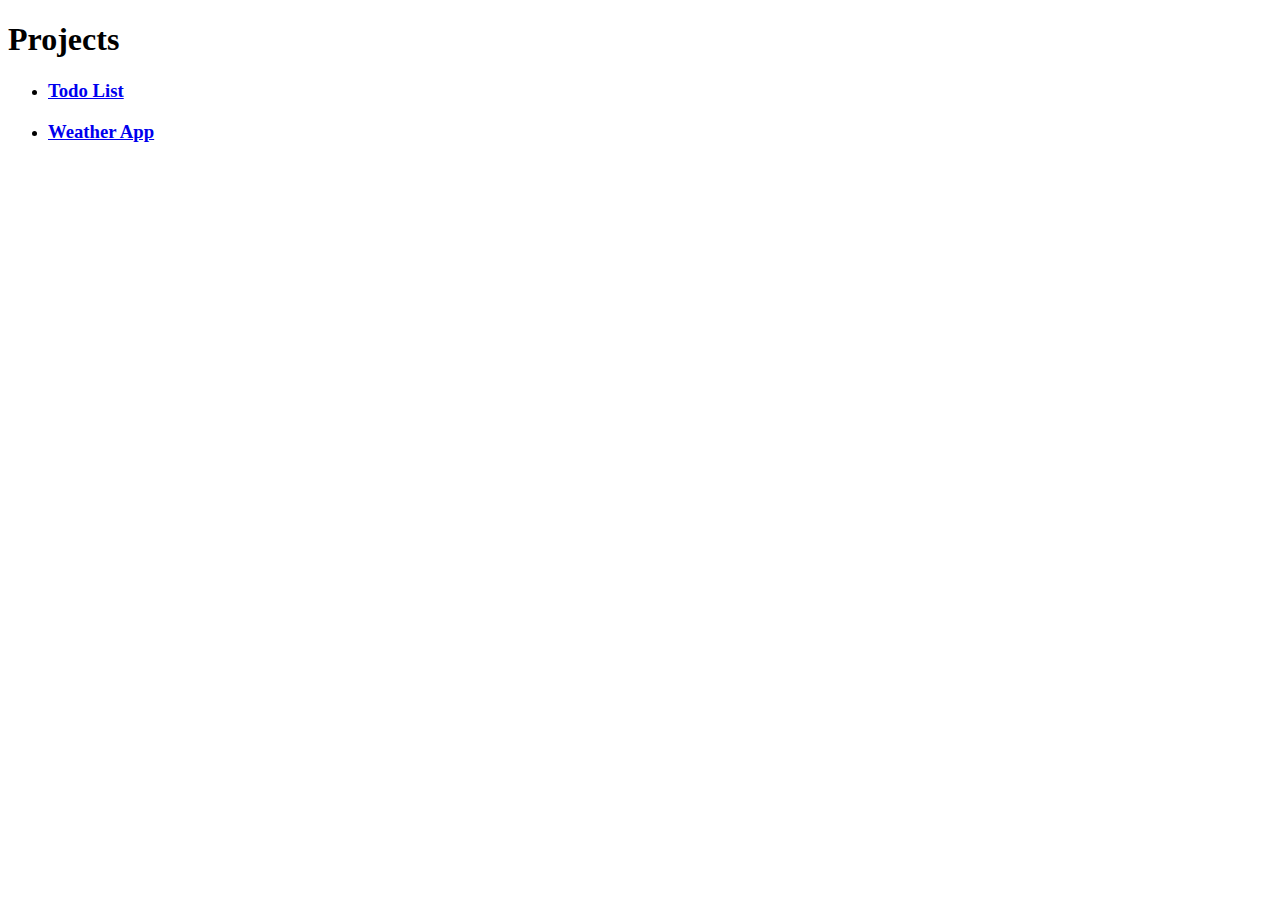
<file: index.html>
<!DOCTYPE html>
<html lang="en">
<head>
  <meta charset="UTF-8">
  <meta http-equiv="X-UA-Compatible" content="IE=edge">
  <meta name="viewport" content="width=device-width, initial-scale=1.0">
  <title>Daniel Pierce IV</title>
</head>
<body>
  <h1>Projects</h1>
  <ul>
    <li><a href="https://daniel-pierce-iv.github.io/projects/todo-list/"><h3>Todo List</h3></a></li>
    <li><a href="https://daniel-pierce-iv.github.io/projects/weather-app/"><h3>Weather App</h3></a></li>
  </ul>
</body>
</html>
</file>
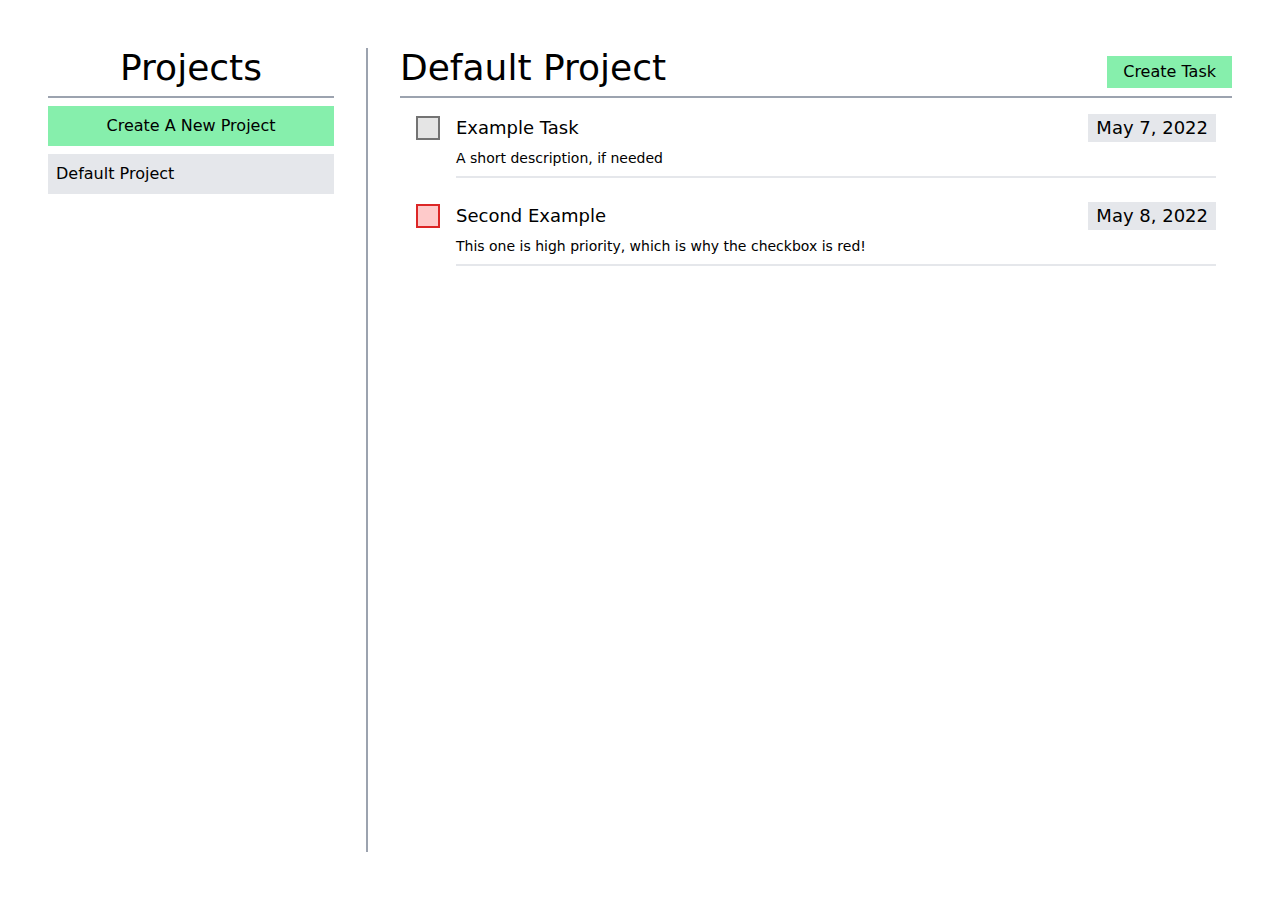
<file: projects/todo-list/index.html>
<!DOCTYPE html>
<html>
<head>
  <meta charset="UTF-8">
  <meta http-equiv="X-UA-Compatible" content="IE=edge">
  <meta name="viewport" content="width=device-width, initial-scale=1.0">
  <link rel="stylesheet" href="./output.css">
  <title>Todo List</title>
<script defer src="bundle.js"></script></head>
<body class="flex p-12 pb-0">
  <nav id="sidebar" class="flex flex-col w-80 pr-8 mb-12 border-r-2 border-gray-400">
    <header class="border-b-2 border-gray-400">
      <h1 class="text-center text-4xl pb-2">Projects</h1>
    </header>

    <div id="new-project" class="cursor-pointer mt-2 p-2 text-center bg-green-300 hover:bg-green-400 active:bg-green-500">Create A New Project</div>
    
    <ul id="projects" class="flex flex-col gap-2 pt-2"></ul>
  </nav>

  <main id="content" class="flex flex-col pl-8 grow">
    <header class="border-b-2 border-gray-400 sticky top-0 bg-white flex justify-between">
      <h2 class="cursor-pointer text-4xl pb-2"></h2>
      <button id="new-task" class="px-4 my-2 bg-green-300 hover:bg-green-400 active:bg-green-500">Create Task</button>
    </header>

    <div id="tasks" class="flex flex-col pt-4 gap-2 overflow-y-auto ml-4 pr-4"></div>
  </main>

  <dialog id="new-project-dialog" class="rounded-2xl p-0">
    <h1 class="text-white text-2xl text-center bg-green-500">New Project</h1>

    <form method="dialog" class="flex flex-col p-4 gap-4">
      <div class="flex flex-col">
        <label for="title">Title</label>
        <input class="rounded border-2 border-gray-500" type="text" name="title" id="title">
      </div>

      <div class="flex gap-2 mt-4">
        <button class="rounded bg-green-200 hover:bg-green-300 px-4 py-0.5" type="submit" value="save">Save</button>
        <button class="rounded px-2 py-0.5 underline hover:bg-gray-100" type="submit" value="cancel">Cancel</button>
      </div>
    </form>
  </dialog>

  <dialog id="edit-project-dialog" class="rounded-2xl p-0">
    <h1 class="text-white text-2xl text-center bg-green-500">Edit Project</h1>

    <form method="dialog" class="flex flex-col p-4 gap-4">
      <div class="flex flex-col">
        <label for="title">Title</label>
        <input class="rounded border-2 border-gray-500" type="text" name="title" id="title">
      </div>

      <div class="flex gap-2 mt-4">
        <button class="rounded bg-green-200 hover:bg-green-300 px-4 py-0.5" type="submit" value="save">Save</button>
        <button class="rounded px-2 py-0.5 underline hover:bg-gray-100" type="submit" value="cancel">Cancel</button>
        <button class="rounded p-1 ml-auto text-white bg-red-400 hover:bg-red-500" type="submit" value="delete">
          <svg style="width:24px;height:24px" viewBox="0 0 24 24">
            <path fill="currentColor"
              d="M6,19A2,2 0 0,0 8,21H16A2,2 0 0,0 18,19V7H6V19M8,9H16V19H8V9M15.5,4L14.5,3H9.5L8.5,4H5V6H19V4H15.5Z" />
          </svg>
        </button>
      </div>
    </form>
  </dialog>

  <dialog id="new-task-dialog" class="rounded-2xl p-0">
    <h1 class="text-white text-2xl text-center bg-green-500">New Task</h1>

    <form method="dialog" class="flex flex-col p-4 gap-4">
      <div class="flex flex-col">
        <label for="title">Title</label>
        <input class="rounded border-2 border-gray-500" type="text" name="title" id="title">
      </div>

      <div class="flex flex-col">
        <label for="deadline">Deadline</label>
        <input class="rounded border-2 border-gray-500" type="date" name="deadline" id="deadline">
      </div>

      <div class="flex flex-col">
        <label for="description">Description</label>
        <textarea class="rounded border-2 border-gray-500" name="description" id="description"></textarea>
      </div>

      <div class="flex items-center">
        <label class="pr-4" for="priority">High priority?</label>
        <input class="scale-150 border-2 border-gray-500" type="checkbox" name="priority" id="priority">
      </div>

      <div class="flex gap-2 mt-4">
        <button class="rounded bg-green-200 hover:bg-green-300 px-4 py-0.5" type="submit" value="save">Save</button>
        <button class="rounded px-2 py-0.5 underline hover:bg-gray-100" type="submit" value="cancel">Cancel</button>
      </div>
    </form>
  </dialog>

  <dialog id="edit-task-dialog" class="rounded-2xl p-0">
    <h1 class="text-white text-2xl text-center bg-green-500">Edit Task</h1>

    <form method="dialog" class="flex flex-col p-4 gap-4">
      <div class="flex flex-col">
        <label for="title">Title</label>
        <input class="rounded border-2 border-gray-500" type="text" name="title" id="title">
      </div>

      <div class="flex flex-col">
        <label for="deadline">Deadline</label>
        <input class="rounded border-2 border-gray-500" type="date" name="deadline" id="deadline">
      </div>

      <div class="flex flex-col">
        <label for="description">Description</label>
        <textarea class="rounded border-2 border-gray-500" name="description" id="description"></textarea>
      </div>

      <div class="flex items-center">
        <label class="pr-4" for="priority">High priority?</label>
        <input class="scale-150 border-2 border-gray-500" type="checkbox" name="priority" id="priority">
      </div>

      <div class="flex gap-2 mt-4">
        <button class="rounded bg-green-200 hover:bg-green-300 px-4 py-0.5" type="submit" value="save">Save</button>
        <button class="rounded px-2 py-0.5 underline hover:bg-gray-100" type="submit" value="cancel">Cancel</button>
        <button class="rounded p-1 ml-auto text-white bg-red-400 hover:bg-red-500" type="submit" value="delete">
          <svg style="width:24px;height:24px" viewBox="0 0 24 24">
            <path fill="currentColor"
              d="M6,19A2,2 0 0,0 8,21H16A2,2 0 0,0 18,19V7H6V19M8,9H16V19H8V9M15.5,4L14.5,3H9.5L8.5,4H5V6H19V4H15.5Z" />
          </svg>
        </button>
      </div>
    </form>
  </dialog>
</body>
</html>
</file>
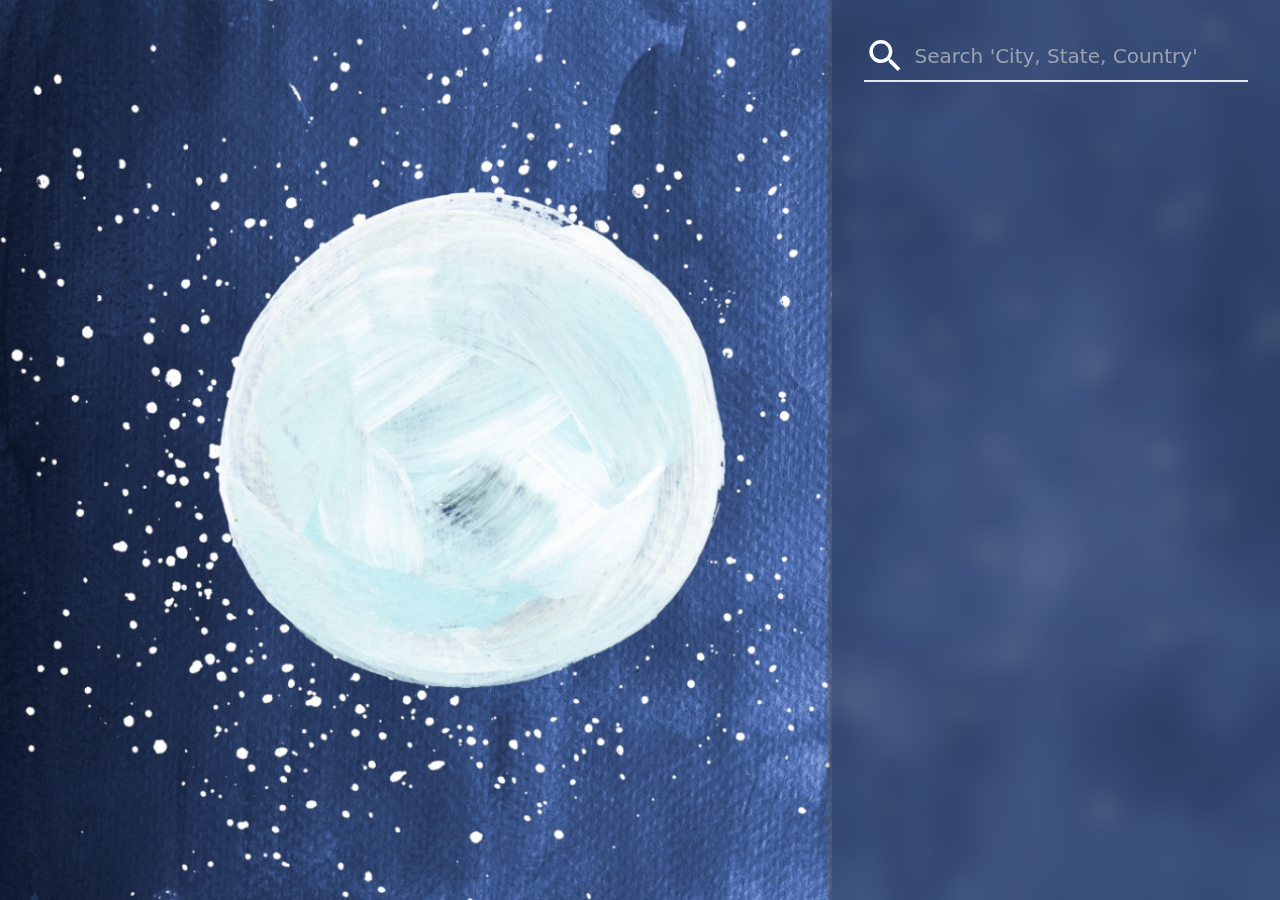
<file: projects/weather-app/index.html>
<!DOCTYPE html>
<html lang="en">
<head>
  <meta charset="UTF-8">
  <meta http-equiv="X-UA-Compatible" content="IE=edge">
  <meta name="viewport" content="width=device-width, initial-scale=1.0">
  <link rel="stylesheet" href="./style.css">
  <script src="./main.js" defer></script>
  <title>Weather App</title>
</head>
<body class="loading bg-[url(./night-clear-landscape.jpg)] bg-cover bg-center relative flex justify-end text-white">
  <div class="current p-10 absolute left-0 bottom-0 flex flex-col">
    <div class="weather flex">
      <div class="condition"></div>
      <div class="temp text-9xl paper-shadow"></div>
    </div>

    <div class="city text-8xl paper-shadow"></div>

    <div class="flex pt-4 gap-8 items-end">
      <div class="time text-5xl paper-shadow-sm"></div>
      <div class="date text-2xl paper-shadow-sm"></div>
    </div>
  </div>

  <div id="sidebar" class="w-[max(35%,350px)] h-full relative">
    <div class="frosted-glass-tint absolute w-full h-full"></div>
    
    <div class="h-full flex flex-col justify-between p-8 relative">
      <section id="location">
        <div class="search-group relative mb-6">
          <form action="">
            <label for="search" class="flex border-b-2">
              <svg class="w-12 h-12" viewBox="0 0 24 24">
                <path fill="currentColor" d="M9.5,3A6.5,6.5 0 0,1 16,9.5C16,11.11 15.41,12.59 14.44,13.73L14.71,14H15.5L20.5,19L19,20.5L14,15.5V14.71L13.73,14.44C12.59,15.41 11.11,16 9.5,16A6.5,6.5 0 0,1 3,9.5A6.5,6.5 0 0,1 9.5,3M9.5,5C7,5 5,7 5,9.5C5,12 7,14 9.5,14C12,14 14,12 14,9.5C14,7 12,5 9.5,5Z" />
              </svg>
    
              <input class="pl-2 w-full bg-transparent text-xl"
                    type="text"
                    name="search"
                    id="search"
                    placeholder="Search 'City, State, Country'">
            </label>
          </form>

          <div class="hidden z-10 dropdown frosted-glass top-full right-0 left-0 px-4 absolute">
            <ul id="cities" class="text-xl py-2"></ul>
          </div>

          <span class="error hidden text-sm text-red-600 absolute right-0">No cities found. Example: city, state, country</span>
        </div>

        <div id="address" class="flex">
          <div id="city" class="comma text-3xl"></div>
          <div id="state" class="comma text-3xl"></div>
          <div id="country" class="text-3xl"></div>
        </div>
        <div id="date" class="text-2xl"></div>
      </section>

      <section id="hourly" class="flex flex-col">
        <span class="text-6xl hideable">Today</span>
        <div class="weather flex items-center gap-2">
          <div class="condition"></div>
          <div class="high temp text-xl"></div>
          <div class="low temp text-xl"></div>
        </div>
        <canvas id="chart"></canvas>
      </section>

      <section id="daily" class="flex justify-between">
        <div class="day basis-0 grow flex flex-col items-center">
          <div class="name text-[clamp(2rem,3vw,3rem)]"></div>
          <div class="high temp"></div>
          <div class="condition flex justify-center"></div>
          <div class="low temp"></div>
        </div>

        <div class="day basis-0 grow flex flex-col items-center">
          <div class="name text-[clamp(2rem,3vw,3rem)]"></div>
          <div class="high temp"></div>
          <div class="condition flex justify-center"></div>
          <div class="low temp"></div>
        </div>

        <div class="day basis-0 grow flex flex-col items-center">
          <div class="name text-[clamp(2rem,3vw,3rem)]"></div>
          <div class="high temp"></div>
          <div class="condition flex justify-center"></div>
          <div class="low temp"></div>
        </div>

        <div class="day basis-0 grow flex flex-col items-center">
          <div class="name text-[clamp(2rem,3vw,3rem)]"></div>
          <div class="high temp"></div>
          <div class="condition flex justify-center"></div>
          <div class="low temp"></div>
        </div>

        <div class="day basis-0 grow flex flex-col items-center">
          <div class="name text-[clamp(2rem,3vw,3rem)]"></div>
          <div class="high temp"></div>
          <div class="condition flex justify-center"></div>
          <div class="low temp"></div>
        </div>

        <div class="day basis-0 grow flex flex-col items-center">
          <div class="name text-[clamp(2rem,3vw,3rem)]"></div>
          <div class="high temp"></div>
          <div class="condition flex justify-center"></div>
          <div class="low temp"></div>
        </div>

        <div class="day basis-0 grow flex flex-col items-center">
          <div class="name text-[clamp(2rem,3vw,3rem)]"></div>
          <div class="high temp"></div>
          <div class="condition flex justify-center"></div>
          <div class="low temp"></div>
        </div>
      </section>

      <div id="unit-controls" class="hideable flex justify-center gap-4">
        <span class="grow basis-0 flex justify-end">
          <button id="fahrenheit" type="button" class="active text-xl">Fahrenheit</button>
        </span>
        <span class="border-l-2"></span>
        <span class="grow basis-0">
          <button id="celsius" type="button" class="text-xl">Celsius</button>
        </span>
      </div>
    </div>
  </div>
</body>
</html>
</file>
<file: projects/todo-list/output.css>
/*
! tailwindcss v3.0.23 | MIT License | https://tailwindcss.com
*/

/*
1. Prevent padding and border from affecting element width. (https://github.com/mozdevs/cssremedy/issues/4)
2. Allow adding a border to an element by just adding a border-width. (https://github.com/tailwindcss/tailwindcss/pull/116)
*/

*,
::before,
::after {
  box-sizing: border-box;
  /* 1 */
  border-width: 0;
  /* 2 */
  border-style: solid;
  /* 2 */
  border-color: #e5e7eb;
  /* 2 */
}

::before,
::after {
  --tw-content: '';
}

/*
1. Use a consistent sensible line-height in all browsers.
2. Prevent adjustments of font size after orientation changes in iOS.
3. Use a more readable tab size.
4. Use the user's configured `sans` font-family by default.
*/

html {
  line-height: 1.5;
  /* 1 */
  -webkit-text-size-adjust: 100%;
  /* 2 */
  -moz-tab-size: 4;
  /* 3 */
  -o-tab-size: 4;
     tab-size: 4;
  /* 3 */
  font-family: ui-sans-serif, system-ui, -apple-system, BlinkMacSystemFont, "Segoe UI", Roboto, "Helvetica Neue", Arial, "Noto Sans", sans-serif, "Apple Color Emoji", "Segoe UI Emoji", "Segoe UI Symbol", "Noto Color Emoji";
  /* 4 */
}

/*
1. Remove the margin in all browsers.
2. Inherit line-height from `html` so users can set them as a class directly on the `html` element.
*/

body {
  margin: 0;
  /* 1 */
  line-height: inherit;
  /* 2 */
}

/*
1. Add the correct height in Firefox.
2. Correct the inheritance of border color in Firefox. (https://bugzilla.mozilla.org/show_bug.cgi?id=190655)
3. Ensure horizontal rules are visible by default.
*/

hr {
  height: 0;
  /* 1 */
  color: inherit;
  /* 2 */
  border-top-width: 1px;
  /* 3 */
}

/*
Add the correct text decoration in Chrome, Edge, and Safari.
*/

abbr:where([title]) {
  -webkit-text-decoration: underline dotted;
          text-decoration: underline dotted;
}

/*
Remove the default font size and weight for headings.
*/

h1,
h2,
h3,
h4,
h5,
h6 {
  font-size: inherit;
  font-weight: inherit;
}

/*
Reset links to optimize for opt-in styling instead of opt-out.
*/

a {
  color: inherit;
  text-decoration: inherit;
}

/*
Add the correct font weight in Edge and Safari.
*/

b,
strong {
  font-weight: bolder;
}

/*
1. Use the user's configured `mono` font family by default.
2. Correct the odd `em` font sizing in all browsers.
*/

code,
kbd,
samp,
pre {
  font-family: ui-monospace, SFMono-Regular, Menlo, Monaco, Consolas, "Liberation Mono", "Courier New", monospace;
  /* 1 */
  font-size: 1em;
  /* 2 */
}

/*
Add the correct font size in all browsers.
*/

small {
  font-size: 80%;
}

/*
Prevent `sub` and `sup` elements from affecting the line height in all browsers.
*/

sub,
sup {
  font-size: 75%;
  line-height: 0;
  position: relative;
  vertical-align: baseline;
}

sub {
  bottom: -0.25em;
}

sup {
  top: -0.5em;
}

/*
1. Remove text indentation from table contents in Chrome and Safari. (https://bugs.chromium.org/p/chromium/issues/detail?id=999088, https://bugs.webkit.org/show_bug.cgi?id=201297)
2. Correct table border color inheritance in all Chrome and Safari. (https://bugs.chromium.org/p/chromium/issues/detail?id=935729, https://bugs.webkit.org/show_bug.cgi?id=195016)
3. Remove gaps between table borders by default.
*/

table {
  text-indent: 0;
  /* 1 */
  border-color: inherit;
  /* 2 */
  border-collapse: collapse;
  /* 3 */
}

/*
1. Change the font styles in all browsers.
2. Remove the margin in Firefox and Safari.
3. Remove default padding in all browsers.
*/

button,
input,
optgroup,
select,
textarea {
  font-family: inherit;
  /* 1 */
  font-size: 100%;
  /* 1 */
  line-height: inherit;
  /* 1 */
  color: inherit;
  /* 1 */
  margin: 0;
  /* 2 */
  padding: 0;
  /* 3 */
}

/*
Remove the inheritance of text transform in Edge and Firefox.
*/

button,
select {
  text-transform: none;
}

/*
1. Correct the inability to style clickable types in iOS and Safari.
2. Remove default button styles.
*/

button,
[type='button'],
[type='reset'],
[type='submit'] {
  -webkit-appearance: button;
  /* 1 */
  background-color: transparent;
  /* 2 */
  background-image: none;
  /* 2 */
}

/*
Use the modern Firefox focus style for all focusable elements.
*/

:-moz-focusring {
  outline: auto;
}

/*
Remove the additional `:invalid` styles in Firefox. (https://github.com/mozilla/gecko-dev/blob/2f9eacd9d3d995c937b4251a5557d95d494c9be1/layout/style/res/forms.css#L728-L737)
*/

:-moz-ui-invalid {
  box-shadow: none;
}

/*
Add the correct vertical alignment in Chrome and Firefox.
*/

progress {
  vertical-align: baseline;
}

/*
Correct the cursor style of increment and decrement buttons in Safari.
*/

::-webkit-inner-spin-button,
::-webkit-outer-spin-button {
  height: auto;
}

/*
1. Correct the odd appearance in Chrome and Safari.
2. Correct the outline style in Safari.
*/

[type='search'] {
  -webkit-appearance: textfield;
  /* 1 */
  outline-offset: -2px;
  /* 2 */
}

/*
Remove the inner padding in Chrome and Safari on macOS.
*/

::-webkit-search-decoration {
  -webkit-appearance: none;
}

/*
1. Correct the inability to style clickable types in iOS and Safari.
2. Change font properties to `inherit` in Safari.
*/

::-webkit-file-upload-button {
  -webkit-appearance: button;
  /* 1 */
  font: inherit;
  /* 2 */
}

/*
Add the correct display in Chrome and Safari.
*/

summary {
  display: list-item;
}

/*
Removes the default spacing and border for appropriate elements.
*/

blockquote,
dl,
dd,
h1,
h2,
h3,
h4,
h5,
h6,
hr,
figure,
p,
pre {
  margin: 0;
}

fieldset {
  margin: 0;
  padding: 0;
}

legend {
  padding: 0;
}

ol,
ul,
menu {
  list-style: none;
  margin: 0;
  padding: 0;
}

/*
Prevent resizing textareas horizontally by default.
*/

textarea {
  resize: vertical;
}

/*
1. Reset the default placeholder opacity in Firefox. (https://github.com/tailwindlabs/tailwindcss/issues/3300)
2. Set the default placeholder color to the user's configured gray 400 color.
*/

input::-moz-placeholder, textarea::-moz-placeholder {
  opacity: 1;
  /* 1 */
  color: #9ca3af;
  /* 2 */
}

input:-ms-input-placeholder, textarea:-ms-input-placeholder {
  opacity: 1;
  /* 1 */
  color: #9ca3af;
  /* 2 */
}

input::placeholder,
textarea::placeholder {
  opacity: 1;
  /* 1 */
  color: #9ca3af;
  /* 2 */
}

/*
Set the default cursor for buttons.
*/

button,
[role="button"] {
  cursor: pointer;
}

/*
Make sure disabled buttons don't get the pointer cursor.
*/

:disabled {
  cursor: default;
}

/*
1. Make replaced elements `display: block` by default. (https://github.com/mozdevs/cssremedy/issues/14)
2. Add `vertical-align: middle` to align replaced elements more sensibly by default. (https://github.com/jensimmons/cssremedy/issues/14#issuecomment-634934210)
   This can trigger a poorly considered lint error in some tools but is included by design.
*/

img,
svg,
video,
canvas,
audio,
iframe,
embed,
object {
  display: block;
  /* 1 */
  vertical-align: middle;
  /* 2 */
}

/*
Constrain images and videos to the parent width and preserve their intrinsic aspect ratio. (https://github.com/mozdevs/cssremedy/issues/14)
*/

img,
video {
  max-width: 100%;
  height: auto;
}

/*
Ensure the default browser behavior of the `hidden` attribute.
*/

[hidden] {
  display: none;
}

*, ::before, ::after {
  --tw-translate-x: 0;
  --tw-translate-y: 0;
  --tw-rotate: 0;
  --tw-skew-x: 0;
  --tw-skew-y: 0;
  --tw-scale-x: 1;
  --tw-scale-y: 1;
  --tw-pan-x:  ;
  --tw-pan-y:  ;
  --tw-pinch-zoom:  ;
  --tw-scroll-snap-strictness: proximity;
  --tw-ordinal:  ;
  --tw-slashed-zero:  ;
  --tw-numeric-figure:  ;
  --tw-numeric-spacing:  ;
  --tw-numeric-fraction:  ;
  --tw-ring-inset:  ;
  --tw-ring-offset-width: 0px;
  --tw-ring-offset-color: #fff;
  --tw-ring-color: rgb(59 130 246 / 0.5);
  --tw-ring-offset-shadow: 0 0 #0000;
  --tw-ring-shadow: 0 0 #0000;
  --tw-shadow: 0 0 #0000;
  --tw-shadow-colored: 0 0 #0000;
  --tw-blur:  ;
  --tw-brightness:  ;
  --tw-contrast:  ;
  --tw-grayscale:  ;
  --tw-hue-rotate:  ;
  --tw-invert:  ;
  --tw-saturate:  ;
  --tw-sepia:  ;
  --tw-drop-shadow:  ;
  --tw-backdrop-blur:  ;
  --tw-backdrop-brightness:  ;
  --tw-backdrop-contrast:  ;
  --tw-backdrop-grayscale:  ;
  --tw-backdrop-hue-rotate:  ;
  --tw-backdrop-invert:  ;
  --tw-backdrop-opacity:  ;
  --tw-backdrop-saturate:  ;
  --tw-backdrop-sepia:  ;
}

.static {
  position: static;
}

.absolute {
  position: absolute;
}

.relative {
  position: relative;
}

.sticky {
  position: -webkit-sticky;
  position: sticky;
}

.left-1 {
  left: 0.25rem;
}

.bottom-\[3px\] {
  bottom: 3px;
}

.top-0 {
  top: 0px;
}

.col-span-2 {
  grid-column: span 2 / span 2;
}

.col-start-2 {
  grid-column-start: 2;
}

.row-start-2 {
  grid-row-start: 2;
}

.my-2 {
  margin-top: 0.5rem;
  margin-bottom: 0.5rem;
}

.mb-12 {
  margin-bottom: 3rem;
}

.ml-4 {
  margin-left: 1rem;
}

.mt-4 {
  margin-top: 1rem;
}

.ml-auto {
  margin-left: auto;
}

.mt-2 {
  margin-top: 0.5rem;
}

.flex {
  display: flex;
}

.grid {
  display: grid;
}

.h-6 {
  height: 1.5rem;
}

.w-6 {
  width: 1.5rem;
}

.w-80 {
  width: 20rem;
}

.grow {
  flex-grow: 1;
}

.scale-\[1\.65\] {
  --tw-scale-x: 1.65;
  --tw-scale-y: 1.65;
  transform: translate(var(--tw-translate-x), var(--tw-translate-y)) rotate(var(--tw-rotate)) skewX(var(--tw-skew-x)) skewY(var(--tw-skew-y)) scaleX(var(--tw-scale-x)) scaleY(var(--tw-scale-y));
}

.scale-150 {
  --tw-scale-x: 1.5;
  --tw-scale-y: 1.5;
  transform: translate(var(--tw-translate-x), var(--tw-translate-y)) rotate(var(--tw-rotate)) skewX(var(--tw-skew-x)) skewY(var(--tw-skew-y)) scaleX(var(--tw-scale-x)) scaleY(var(--tw-scale-y));
}

.cursor-pointer {
  cursor: pointer;
}

.grid-cols-\[auto\2c 1fr\2c auto\] {
  grid-template-columns: auto 1fr auto;
}

.flex-col {
  flex-direction: column;
}

.items-center {
  align-items: center;
}

.justify-between {
  justify-content: space-between;
}

.gap-2 {
  gap: 0.5rem;
}

.gap-4 {
  gap: 1rem;
}

.gap-x-4 {
  -moz-column-gap: 1rem;
       column-gap: 1rem;
}

.gap-y-1\.5 {
  row-gap: 0.375rem;
}

.gap-y-1 {
  row-gap: 0.25rem;
}

.overflow-y-auto {
  overflow-y: auto;
}

.rounded-2xl {
  border-radius: 1rem;
}

.rounded {
  border-radius: 0.25rem;
}

.border-2 {
  border-width: 2px;
}

.border-b-2 {
  border-bottom-width: 2px;
}

.border-r-2 {
  border-right-width: 2px;
}

.border-red-600 {
  --tw-border-opacity: 1;
  border-color: rgb(220 38 38 / var(--tw-border-opacity));
}

.border-neutral-500 {
  --tw-border-opacity: 1;
  border-color: rgb(115 115 115 / var(--tw-border-opacity));
}

.border-gray-200 {
  --tw-border-opacity: 1;
  border-color: rgb(229 231 235 / var(--tw-border-opacity));
}

.border-gray-400 {
  --tw-border-opacity: 1;
  border-color: rgb(156 163 175 / var(--tw-border-opacity));
}

.border-gray-500 {
  --tw-border-opacity: 1;
  border-color: rgb(107 114 128 / var(--tw-border-opacity));
}

.bg-red-200 {
  --tw-bg-opacity: 1;
  background-color: rgb(254 202 202 / var(--tw-bg-opacity));
}

.bg-neutral-200 {
  --tw-bg-opacity: 1;
  background-color: rgb(229 229 229 / var(--tw-bg-opacity));
}

.bg-gray-200 {
  --tw-bg-opacity: 1;
  background-color: rgb(229 231 235 / var(--tw-bg-opacity));
}

.bg-white {
  --tw-bg-opacity: 1;
  background-color: rgb(255 255 255 / var(--tw-bg-opacity));
}

.bg-green-500 {
  --tw-bg-opacity: 1;
  background-color: rgb(34 197 94 / var(--tw-bg-opacity));
}

.bg-green-200 {
  --tw-bg-opacity: 1;
  background-color: rgb(187 247 208 / var(--tw-bg-opacity));
}

.bg-red-400 {
  --tw-bg-opacity: 1;
  background-color: rgb(248 113 113 / var(--tw-bg-opacity));
}

.bg-green-300 {
  --tw-bg-opacity: 1;
  background-color: rgb(134 239 172 / var(--tw-bg-opacity));
}

.p-2 {
  padding: 0.5rem;
}

.p-12 {
  padding: 3rem;
}

.p-0 {
  padding: 0px;
}

.p-4 {
  padding: 1rem;
}

.p-1 {
  padding: 0.25rem;
}

.px-2 {
  padding-left: 0.5rem;
  padding-right: 0.5rem;
}

.px-4 {
  padding-left: 1rem;
  padding-right: 1rem;
}

.py-0\.5 {
  padding-top: 0.125rem;
  padding-bottom: 0.125rem;
}

.py-0 {
  padding-top: 0px;
  padding-bottom: 0px;
}

.pt-4 {
  padding-top: 1rem;
}

.pb-2 {
  padding-bottom: 0.5rem;
}

.pb-0 {
  padding-bottom: 0px;
}

.pr-8 {
  padding-right: 2rem;
}

.pt-2 {
  padding-top: 0.5rem;
}

.pl-8 {
  padding-left: 2rem;
}

.pr-4 {
  padding-right: 1rem;
}

.text-center {
  text-align: center;
}

.text-lg {
  font-size: 1.125rem;
  line-height: 1.75rem;
}

.text-sm {
  font-size: 0.875rem;
  line-height: 1.25rem;
}

.text-4xl {
  font-size: 2.25rem;
  line-height: 2.5rem;
}

.text-2xl {
  font-size: 1.5rem;
  line-height: 2rem;
}

.text-white {
  --tw-text-opacity: 1;
  color: rgb(255 255 255 / var(--tw-text-opacity));
}

.underline {
  -webkit-text-decoration-line: underline;
          text-decoration-line: underline;
}

.opacity-0 {
  opacity: 0;
}

.filter {
  filter: var(--tw-blur) var(--tw-brightness) var(--tw-contrast) var(--tw-grayscale) var(--tw-hue-rotate) var(--tw-invert) var(--tw-saturate) var(--tw-sepia) var(--tw-drop-shadow);
}

html,
body {
  height: 100%;
}

::-webkit-backdrop {
  background-color: black;
  opacity: 10%;
}

::backdrop {
  background-color: black;
  opacity: 10%;
}

#projects .active, #projects .active:hover {
  background-color: rgb(229 231 235);
}

#projects .active:active {
  background-color: rgb(209 213 219);
}

#tasks .done .title {
  text-decoration: line-through;
  text-decoration-thickness: 2px;
  -webkit-text-decoration-color: #555;
          text-decoration-color: #555;
}

#tasks .done svg {
  opacity: 100%;
}

.first\:pt-0:first-child {
  padding-top: 0px;
}

.hover\:bg-gray-100:hover {
  --tw-bg-opacity: 1;
  background-color: rgb(243 244 246 / var(--tw-bg-opacity));
}

.hover\:bg-red-300:hover {
  --tw-bg-opacity: 1;
  background-color: rgb(252 165 165 / var(--tw-bg-opacity));
}

.hover\:bg-neutral-300:hover {
  --tw-bg-opacity: 1;
  background-color: rgb(212 212 212 / var(--tw-bg-opacity));
}

.hover\:bg-green-300:hover {
  --tw-bg-opacity: 1;
  background-color: rgb(134 239 172 / var(--tw-bg-opacity));
}

.hover\:bg-red-500:hover {
  --tw-bg-opacity: 1;
  background-color: rgb(239 68 68 / var(--tw-bg-opacity));
}

.hover\:bg-green-400:hover {
  --tw-bg-opacity: 1;
  background-color: rgb(74 222 128 / var(--tw-bg-opacity));
}

.active\:bg-gray-300:active {
  --tw-bg-opacity: 1;
  background-color: rgb(209 213 219 / var(--tw-bg-opacity));
}

.active\:bg-red-400:active {
  --tw-bg-opacity: 1;
  background-color: rgb(248 113 113 / var(--tw-bg-opacity));
}

.active\:bg-neutral-400:active {
  --tw-bg-opacity: 1;
  background-color: rgb(163 163 163 / var(--tw-bg-opacity));
}

.active\:bg-green-500:active {
  --tw-bg-opacity: 1;
  background-color: rgb(34 197 94 / var(--tw-bg-opacity));
}
</file>
<file: projects/weather-app/style.css>
/*
! tailwindcss v3.0.24 | MIT License | https://tailwindcss.com
*/

/*
1. Prevent padding and border from affecting element width. (https://github.com/mozdevs/cssremedy/issues/4)
2. Allow adding a border to an element by just adding a border-width. (https://github.com/tailwindcss/tailwindcss/pull/116)
*/

*,
::before,
::after {
  box-sizing: border-box;
  /* 1 */
  border-width: 0;
  /* 2 */
  border-style: solid;
  /* 2 */
  border-color: #e5e7eb;
  /* 2 */
}

::before,
::after {
  --tw-content: '';
}

/*
1. Use a consistent sensible line-height in all browsers.
2. Prevent adjustments of font size after orientation changes in iOS.
3. Use a more readable tab size.
4. Use the user's configured `sans` font-family by default.
*/

html {
  line-height: 1.5;
  /* 1 */
  -webkit-text-size-adjust: 100%;
  /* 2 */
  -moz-tab-size: 4;
  /* 3 */
  -o-tab-size: 4;
     tab-size: 4;
  /* 3 */
  font-family: ui-sans-serif, system-ui, -apple-system, BlinkMacSystemFont, "Segoe UI", Roboto, "Helvetica Neue", Arial, "Noto Sans", sans-serif, "Apple Color Emoji", "Segoe UI Emoji", "Segoe UI Symbol", "Noto Color Emoji";
  /* 4 */
}

/*
1. Remove the margin in all browsers.
2. Inherit line-height from `html` so users can set them as a class directly on the `html` element.
*/

body {
  margin: 0;
  /* 1 */
  line-height: inherit;
  /* 2 */
}

/*
1. Add the correct height in Firefox.
2. Correct the inheritance of border color in Firefox. (https://bugzilla.mozilla.org/show_bug.cgi?id=190655)
3. Ensure horizontal rules are visible by default.
*/

hr {
  height: 0;
  /* 1 */
  color: inherit;
  /* 2 */
  border-top-width: 1px;
  /* 3 */
}

/*
Add the correct text decoration in Chrome, Edge, and Safari.
*/

abbr:where([title]) {
  -webkit-text-decoration: underline dotted;
          text-decoration: underline dotted;
}

/*
Remove the default font size and weight for headings.
*/

h1,
h2,
h3,
h4,
h5,
h6 {
  font-size: inherit;
  font-weight: inherit;
}

/*
Reset links to optimize for opt-in styling instead of opt-out.
*/

a {
  color: inherit;
  text-decoration: inherit;
}

/*
Add the correct font weight in Edge and Safari.
*/

b,
strong {
  font-weight: bolder;
}

/*
1. Use the user's configured `mono` font family by default.
2. Correct the odd `em` font sizing in all browsers.
*/

code,
kbd,
samp,
pre {
  font-family: ui-monospace, SFMono-Regular, Menlo, Monaco, Consolas, "Liberation Mono", "Courier New", monospace;
  /* 1 */
  font-size: 1em;
  /* 2 */
}

/*
Add the correct font size in all browsers.
*/

small {
  font-size: 80%;
}

/*
Prevent `sub` and `sup` elements from affecting the line height in all browsers.
*/

sub,
sup {
  font-size: 75%;
  line-height: 0;
  position: relative;
  vertical-align: baseline;
}

sub {
  bottom: -0.25em;
}

sup {
  top: -0.5em;
}

/*
1. Remove text indentation from table contents in Chrome and Safari. (https://bugs.chromium.org/p/chromium/issues/detail?id=999088, https://bugs.webkit.org/show_bug.cgi?id=201297)
2. Correct table border color inheritance in all Chrome and Safari. (https://bugs.chromium.org/p/chromium/issues/detail?id=935729, https://bugs.webkit.org/show_bug.cgi?id=195016)
3. Remove gaps between table borders by default.
*/

table {
  text-indent: 0;
  /* 1 */
  border-color: inherit;
  /* 2 */
  border-collapse: collapse;
  /* 3 */
}

/*
1. Change the font styles in all browsers.
2. Remove the margin in Firefox and Safari.
3. Remove default padding in all browsers.
*/

button,
input,
optgroup,
select,
textarea {
  font-family: inherit;
  /* 1 */
  font-size: 100%;
  /* 1 */
  line-height: inherit;
  /* 1 */
  color: inherit;
  /* 1 */
  margin: 0;
  /* 2 */
  padding: 0;
  /* 3 */
}

/*
Remove the inheritance of text transform in Edge and Firefox.
*/

button,
select {
  text-transform: none;
}

/*
1. Correct the inability to style clickable types in iOS and Safari.
2. Remove default button styles.
*/

button,
[type='button'],
[type='reset'],
[type='submit'] {
  -webkit-appearance: button;
  /* 1 */
  background-color: transparent;
  /* 2 */
  background-image: none;
  /* 2 */
}

/*
Use the modern Firefox focus style for all focusable elements.
*/

:-moz-focusring {
  outline: auto;
}

/*
Remove the additional `:invalid` styles in Firefox. (https://github.com/mozilla/gecko-dev/blob/2f9eacd9d3d995c937b4251a5557d95d494c9be1/layout/style/res/forms.css#L728-L737)
*/

:-moz-ui-invalid {
  box-shadow: none;
}

/*
Add the correct vertical alignment in Chrome and Firefox.
*/

progress {
  vertical-align: baseline;
}

/*
Correct the cursor style of increment and decrement buttons in Safari.
*/

::-webkit-inner-spin-button,
::-webkit-outer-spin-button {
  height: auto;
}

/*
1. Correct the odd appearance in Chrome and Safari.
2. Correct the outline style in Safari.
*/

[type='search'] {
  -webkit-appearance: textfield;
  /* 1 */
  outline-offset: -2px;
  /* 2 */
}

/*
Remove the inner padding in Chrome and Safari on macOS.
*/

::-webkit-search-decoration {
  -webkit-appearance: none;
}

/*
1. Correct the inability to style clickable types in iOS and Safari.
2. Change font properties to `inherit` in Safari.
*/

::-webkit-file-upload-button {
  -webkit-appearance: button;
  /* 1 */
  font: inherit;
  /* 2 */
}

/*
Add the correct display in Chrome and Safari.
*/

summary {
  display: list-item;
}

/*
Removes the default spacing and border for appropriate elements.
*/

blockquote,
dl,
dd,
h1,
h2,
h3,
h4,
h5,
h6,
hr,
figure,
p,
pre {
  margin: 0;
}

fieldset {
  margin: 0;
  padding: 0;
}

legend {
  padding: 0;
}

ol,
ul,
menu {
  list-style: none;
  margin: 0;
  padding: 0;
}

/*
Prevent resizing textareas horizontally by default.
*/

textarea {
  resize: vertical;
}

/*
1. Reset the default placeholder opacity in Firefox. (https://github.com/tailwindlabs/tailwindcss/issues/3300)
2. Set the default placeholder color to the user's configured gray 400 color.
*/

input::-moz-placeholder, textarea::-moz-placeholder {
  opacity: 1;
  /* 1 */
  color: #9ca3af;
  /* 2 */
}

input:-ms-input-placeholder, textarea:-ms-input-placeholder {
  opacity: 1;
  /* 1 */
  color: #9ca3af;
  /* 2 */
}

input::placeholder,
textarea::placeholder {
  opacity: 1;
  /* 1 */
  color: #9ca3af;
  /* 2 */
}

/*
Set the default cursor for buttons.
*/

button,
[role="button"] {
  cursor: pointer;
}

/*
Make sure disabled buttons don't get the pointer cursor.
*/

:disabled {
  cursor: default;
}

/*
1. Make replaced elements `display: block` by default. (https://github.com/mozdevs/cssremedy/issues/14)
2. Add `vertical-align: middle` to align replaced elements more sensibly by default. (https://github.com/jensimmons/cssremedy/issues/14#issuecomment-634934210)
   This can trigger a poorly considered lint error in some tools but is included by design.
*/

img,
svg,
video,
canvas,
audio,
iframe,
embed,
object {
  display: block;
  /* 1 */
  vertical-align: middle;
  /* 2 */
}

/*
Constrain images and videos to the parent width and preserve their intrinsic aspect ratio. (https://github.com/mozdevs/cssremedy/issues/14)
*/

img,
video {
  max-width: 100%;
  height: auto;
}

/*
Ensure the default browser behavior of the `hidden` attribute.
*/

[hidden] {
  display: none;
}

*, ::before, ::after {
  --tw-translate-x: 0;
  --tw-translate-y: 0;
  --tw-rotate: 0;
  --tw-skew-x: 0;
  --tw-skew-y: 0;
  --tw-scale-x: 1;
  --tw-scale-y: 1;
  --tw-pan-x:  ;
  --tw-pan-y:  ;
  --tw-pinch-zoom:  ;
  --tw-scroll-snap-strictness: proximity;
  --tw-ordinal:  ;
  --tw-slashed-zero:  ;
  --tw-numeric-figure:  ;
  --tw-numeric-spacing:  ;
  --tw-numeric-fraction:  ;
  --tw-ring-inset:  ;
  --tw-ring-offset-width: 0px;
  --tw-ring-offset-color: #fff;
  --tw-ring-color: rgb(59 130 246 / 0.5);
  --tw-ring-offset-shadow: 0 0 #0000;
  --tw-ring-shadow: 0 0 #0000;
  --tw-shadow: 0 0 #0000;
  --tw-shadow-colored: 0 0 #0000;
  --tw-blur:  ;
  --tw-brightness:  ;
  --tw-contrast:  ;
  --tw-grayscale:  ;
  --tw-hue-rotate:  ;
  --tw-invert:  ;
  --tw-saturate:  ;
  --tw-sepia:  ;
  --tw-drop-shadow:  ;
  --tw-backdrop-blur:  ;
  --tw-backdrop-brightness:  ;
  --tw-backdrop-contrast:  ;
  --tw-backdrop-grayscale:  ;
  --tw-backdrop-hue-rotate:  ;
  --tw-backdrop-invert:  ;
  --tw-backdrop-opacity:  ;
  --tw-backdrop-saturate:  ;
  --tw-backdrop-sepia:  ;
}

.visible {
  visibility: visible;
}

.static {
  position: static;
}

.absolute {
  position: absolute;
}

.relative {
  position: relative;
}

.left-0 {
  left: 0px;
}

.bottom-0 {
  bottom: 0px;
}

.top-full {
  top: 100%;
}

.right-0 {
  right: 0px;
}

.z-10 {
  z-index: 10;
}

.mb-6 {
  margin-bottom: 1.5rem;
}

.block {
  display: block;
}

.flex {
  display: flex;
}

.grid {
  display: grid;
}

.hidden {
  display: none;
}

.h-full {
  height: 100%;
}

.h-12 {
  height: 3rem;
}

.h-32 {
  height: 8rem;
}

.h-10 {
  height: 2.5rem;
}

.w-\[max\(35\%\2c 350px\)\] {
  width: max(35%,350px);
}

.w-full {
  width: 100%;
}

.w-12 {
  width: 3rem;
}

.w-32 {
  width: 8rem;
}

.w-10 {
  width: 2.5rem;
}

.w-\[max\(75\%\2c 30px\)\] {
  width: max(75%,30px);
}

.grow {
  flex-grow: 1;
}

.basis-0 {
  flex-basis: 0px;
}

.cursor-pointer {
  cursor: pointer;
}

.resize {
  resize: both;
}

.flex-col {
  flex-direction: column;
}

.items-end {
  align-items: flex-end;
}

.items-center {
  align-items: center;
}

.justify-end {
  justify-content: flex-end;
}

.justify-center {
  justify-content: center;
}

.justify-between {
  justify-content: space-between;
}

.gap-8 {
  gap: 2rem;
}

.gap-2 {
  gap: 0.5rem;
}

.gap-4 {
  gap: 1rem;
}

.rounded {
  border-radius: 0.25rem;
}

.border {
  border-width: 1px;
}

.border-b-2 {
  border-bottom-width: 2px;
}

.border-l-2 {
  border-left-width: 2px;
}

.bg-transparent {
  background-color: transparent;
}

.bg-opacity-20 {
  --tw-bg-opacity: 0.2;
}

.bg-\[url\(\.\/night-clear-landscape\.jpg\)\] {
  background-image: url(./night-clear-landscape.jpg);
}

.bg-cover {
  background-size: cover;
}

.bg-center {
  background-position: center;
}

.p-10 {
  padding: 2.5rem;
}

.p-8 {
  padding: 2rem;
}

.px-4 {
  padding-left: 1rem;
  padding-right: 1rem;
}

.py-2 {
  padding-top: 0.5rem;
  padding-bottom: 0.5rem;
}

.px-2 {
  padding-left: 0.5rem;
  padding-right: 0.5rem;
}

.pt-4 {
  padding-top: 1rem;
}

.pl-2 {
  padding-left: 0.5rem;
}

.text-9xl {
  font-size: 8rem;
  line-height: 1;
}

.text-8xl {
  font-size: 6rem;
  line-height: 1;
}

.text-5xl {
  font-size: 3rem;
  line-height: 1;
}

.text-2xl {
  font-size: 1.5rem;
  line-height: 2rem;
}

.text-xl {
  font-size: 1.25rem;
  line-height: 1.75rem;
}

.text-3xl {
  font-size: 1.875rem;
  line-height: 2.25rem;
}

.text-6xl {
  font-size: 3.75rem;
  line-height: 1;
}

.text-\[clamp\(2rem\2c 3vw\2c 3rem\)\] {
  font-size: clamp(2rem,3vw,3rem);
}

.text-base {
  font-size: 1rem;
  line-height: 1.5rem;
}

.text-sm {
  font-size: 0.875rem;
  line-height: 1.25rem;
}

.text-white {
  --tw-text-opacity: 1;
  color: rgb(255 255 255 / var(--tw-text-opacity));
}

.text-red-600 {
  --tw-text-opacity: 1;
  color: rgb(220 38 38 / var(--tw-text-opacity));
}

.underline {
  -webkit-text-decoration-line: underline;
          text-decoration-line: underline;
}

.filter {
  filter: var(--tw-blur) var(--tw-brightness) var(--tw-contrast) var(--tw-grayscale) var(--tw-hue-rotate) var(--tw-invert) var(--tw-saturate) var(--tw-sepia) var(--tw-drop-shadow);
}

.transition {
  transition-property: color, background-color, border-color, fill, stroke, opacity, box-shadow, transform, filter, -webkit-text-decoration-color, -webkit-backdrop-filter;
  transition-property: color, background-color, border-color, text-decoration-color, fill, stroke, opacity, box-shadow, transform, filter, backdrop-filter;
  transition-property: color, background-color, border-color, text-decoration-color, fill, stroke, opacity, box-shadow, transform, filter, backdrop-filter, -webkit-text-decoration-color, -webkit-backdrop-filter;
  transition-timing-function: cubic-bezier(0.4, 0, 0.2, 1);
  transition-duration: 150ms;
}

html,
body {
  height: 100%;
}

body.loading .comma::after,
body.loading .temp::after,
body.loading .hideable {
  opacity: 0%;
}

#current-weather .temp, 
#current-weather .weather {
  -webkit-text-stroke: 3px black;
  font-weight: bold;
}

/* Fahrenheit / Celcius buttons */

#unit-controls button {
  color: rgb(156 163 175);
}

#unit-controls button:hover,
#unit-controls button.active {
  color: white;
}

#unit-controls button.active {
  cursor: default;
}

/* Add the degree symbol for all temps */

.temp::after {
  content: "\00B0";
}

/* Add a comma and a non-breaking space */

.comma::after {
  content: ",\00A0";
}

/* Shadow effects for the bottom-left info to help with
  contrast issues on light backgrounds */

.paper-shadow {
  text-shadow:
    2px 3px 3px rgba(0, 0, 0, 0.5)
}

.paper-shadow-sm {
  text-shadow:
    1px 2px 2px rgba(0, 0, 0, 0.55);
}

.paper-shadow-svg {
  filter: drop-shadow(2px 3px 1px rgba(0, 0, 0, 0.5));
}

/* Rules to create the frosted glass effect */

.frosted-glass {
  -webkit-backdrop-filter: blur(20px);
          backdrop-filter: blur(20px);
}

.frosted-glass-tint {
  -webkit-backdrop-filter: blur(12px);
          backdrop-filter: blur(12px);
  background-color: rgba(0,0,0,0.30);
}

.dropdown {
  box-shadow: 0px 2px 4px 2px rgba(50,50,50,0.6);
}

#sidebar {
  box-shadow: -2px 0px 4px 1px rgba(75,75,75,0.7);
}

#tooltip {
  -webkit-backdrop-filter: blur(6px);
          backdrop-filter: blur(6px);
  color: white;
  font-size: 1.5rem;
  padding: 0.75rem;
  box-shadow: 0px 2px 4px 2px rgba(50,50,50,0.6);
  position: absolute;
  pointer-events: none;
}

.hover\:bg-gray-300:hover {
  --tw-bg-opacity: 1;
  background-color: rgb(209 213 219 / var(--tw-bg-opacity));
}

.hover\:bg-white:hover {
  --tw-bg-opacity: 1;
  background-color: rgb(255 255 255 / var(--tw-bg-opacity));
}

.hover\:bg-\[rgba\(255\2c 255\2c 255\2c 0\.2\)\]:hover {
  background-color: rgba(255,255,255,0.2);
}

.hover\:bg-\[rgba\(255\2c 255\2c 255\2c 0\.1\)\]:hover {
  background-color: rgba(255,255,255,0.1);
}
</file>
